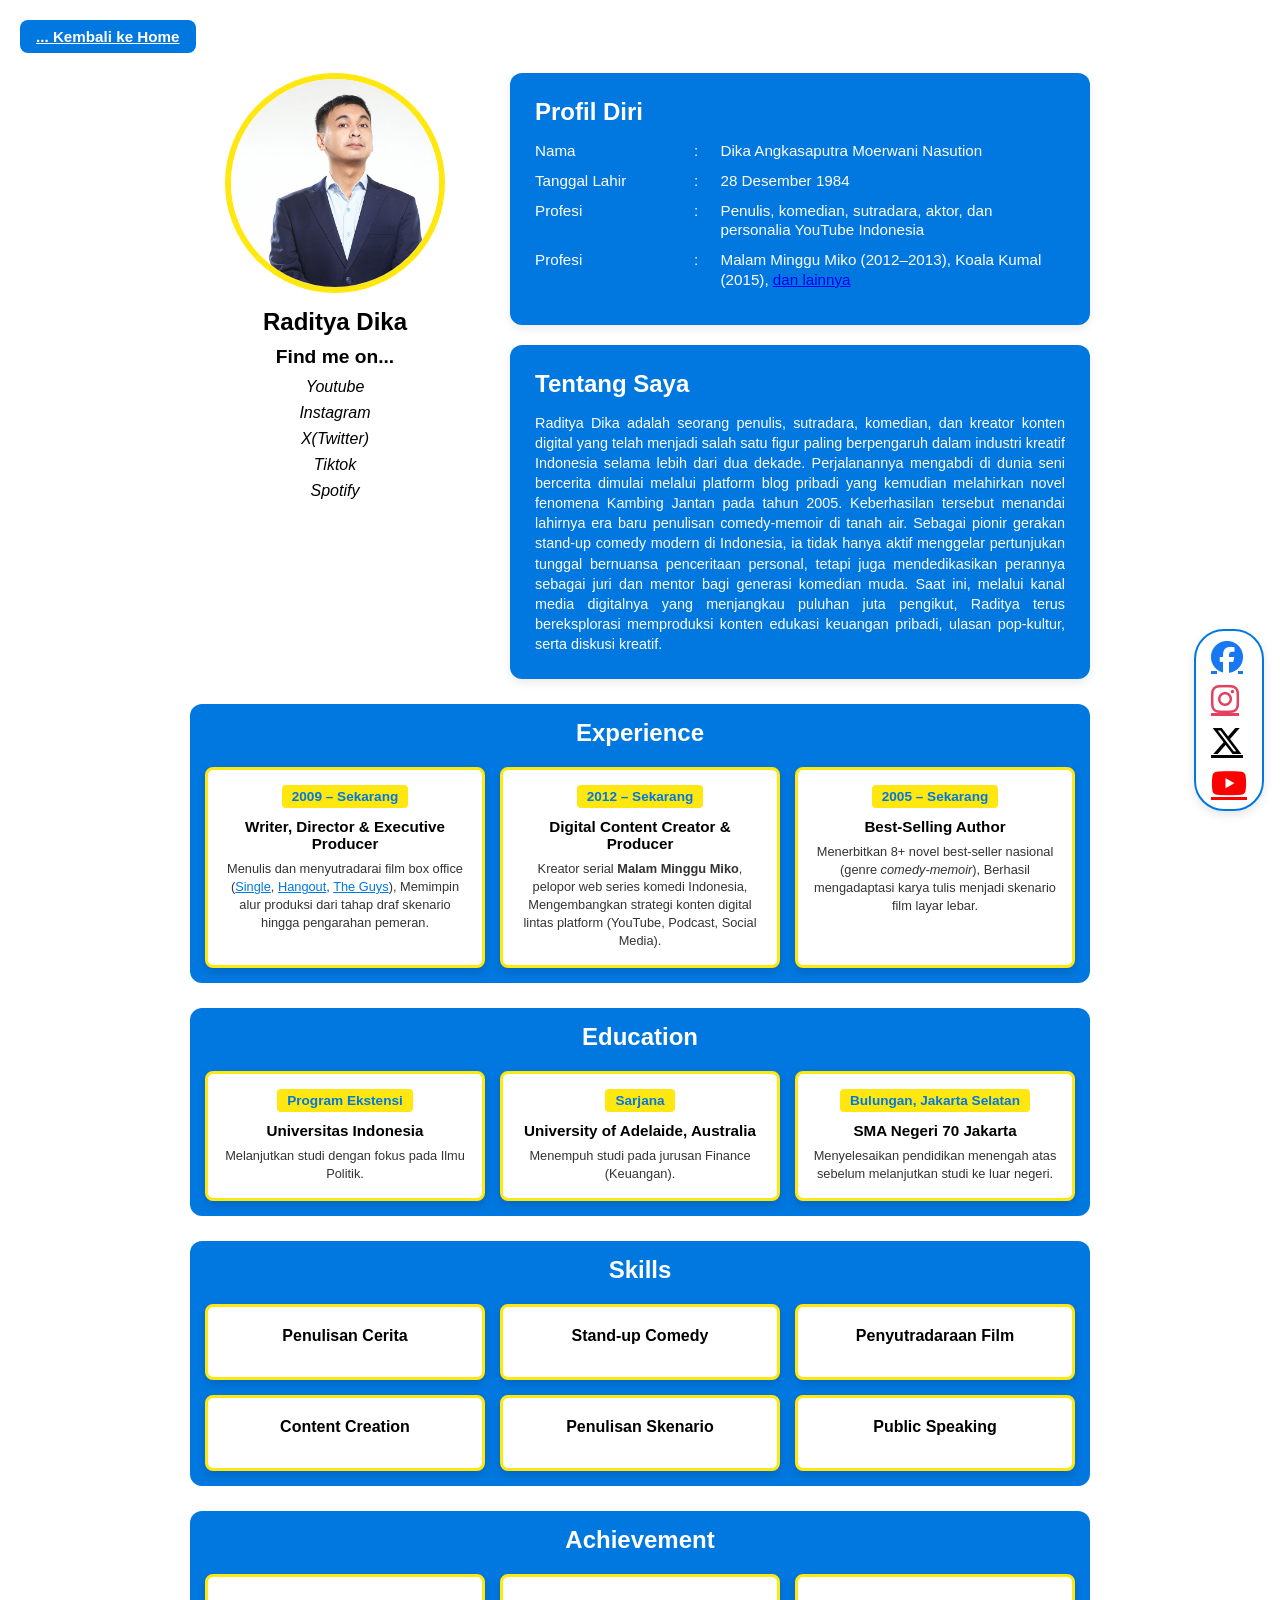
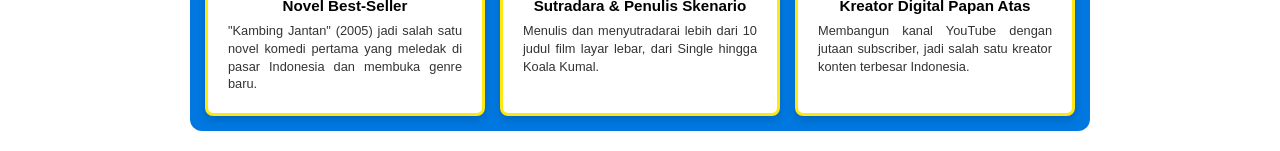
<file: cv.html>
<!DOCTYPE html>
<html lang="en">

<head>
    <meta charset="UTF-8">
    <meta name="viewport" content="width=device-width, initial-scale=1.0">
    <title>CV</title>
    <link rel="stylesheet" href="style.css" />
    <link rel="stylesheet" href="https://cdnjs.cloudflare.com/ajax/libs/font-awesome/6.5.2/css/all.min.css"> 
</head>

<body>
    <div class="nav-back">
        <a href="index.html" class="btn-back"><b>... Kembali ke Home</b> </a> <!-- balik landing page -->
    </div>

<div class="page">

    <div class="leftbar">
        <div class="profpic">
            <img 
                src="resources\raditya_profpic.jpg"
                alt="Raditya Dika"
                width="400"
                height="300"
            />
        </div> 
        <h2>Raditya Dika</h2>
        <h3>Find me on...</h3>

        <div class="links-social">
            <p><a href="https://www.youtube.com/@radityadika">Youtube</a></p>
            <p><a href="https://www.instagram.com/raditya_dika">Instagram</a></p>
            <p><a href="https://x.com/radityadika">X(Twitter)</a></p>
            <p><a href="https://www.tiktok.com/@radityadika28">Tiktok</a></p>
            <p><a href="https://open.spotify.com/show/6EmSBAixLaU1CwSu6gyujz?si=4ee5147032764cd2">Spotify</a></p>
        </div>
    </div>

    <div class="rightbar">
        <div class="box">
            <div id="profil">
            <h2>Profil Diri</h2>
            <table>
                <tr>
                    <td class="label">Nama</td>
                    <td class="titik-dua">:</td>
                    <td>Dika Angkasaputra Moerwani Nasution</td>
                </tr>
                <tr>
                    <td class="label">Tanggal Lahir</td>
                    <td class="titik-dua">:</td>
                    <td>28 Desember 1984</td>
                </tr>
                <tr>
                    <td class="label">Profesi</td>
                    <td class="titik-dua">:</td>
                    <td>Penulis, komedian, sutradara, aktor, dan personalia YouTube Indonesia</td>
                </tr>
                <tr>
                    <td class="label">Profesi</td>
                    <td class="titik-dua">:</td>
                    <td>Malam Minggu Miko (2012–2013), Koala Kumal (2015), <a href="#more">dan lainnya</a></td>
                </tr>
            </table>
            </div>
        </div>

        <div class="box">
            <h2>Tentang Saya</h2>
            <p>
                Raditya Dika adalah seorang penulis, sutradara, komedian, dan kreator konten digital yang telah menjadi salah satu figur paling berpengaruh dalam industri kreatif Indonesia selama lebih dari dua dekade. Perjalanannya mengabdi di dunia seni bercerita dimulai melalui platform blog pribadi yang kemudian melahirkan novel fenomena Kambing Jantan pada tahun 2005. Keberhasilan tersebut menandai lahirnya era baru penulisan comedy-memoir di tanah air. Sebagai pionir gerakan stand-up comedy modern di Indonesia, ia tidak hanya aktif menggelar pertunjukan tunggal bernuansa penceritaan personal, tetapi juga mendedikasikan perannya sebagai juri dan mentor bagi generasi komedian muda. Saat ini, melalui kanal media digitalnya yang menjangkau puluhan juta pengikut, Raditya terus bereksplorasi memproduksi konten edukasi keuangan pribadi, ulasan pop-kultur, serta diskusi kreatif.
            </p>
        </div>
    </div>
</div>

<div class="experience">
<div class="more" id="more">
    <h2>Experience</h2>
    <div class="gallery">
        <div class="exp1">
            <div class="timeline-item">
                <span class="year">2009 – Sekarang</span>
                <h4>Writer, Director & Executive Producer</h4>
                <p>Menulis dan menyutradarai film box office (<a href="https://id.wikipedia.org/wiki/Single_(film)">Single</a>, <a href="https://id.wikipedia.org/wiki/Hangout_(film)">Hangout</a>, <a href="https://id.wikipedia.org/wiki/The_Guys">The Guys</a>), Memimpin alur produksi dari tahap draf skenario hingga pengarahan pemeran.</p>
            </div>
        </div>

        <div class="exp1">
            <div class="timeline-item">
                <span class="year">2012 – Sekarang</span>
                <h4>Digital Content Creator & Producer</h4>
                <p>Kreator serial <b>Malam Minggu Miko</b>, pelopor web series komedi Indonesia, Mengembangkan strategi konten digital lintas platform (YouTube, Podcast, Social Media).</p>
            </div>
        </div>

        <div class="exp1">
            <div class="timeline-item">
                <span class="year">2005 – Sekarang</span>
                <h4>Best-Selling Author</h4>
                <p>Menerbitkan 8+ novel best-seller nasional (genre <i>comedy-memoir</i>), Berhasil mengadaptasi karya tulis menjadi skenario film layar lebar.</p>
            </div>
        </div>
    </div>
</div>
</div>

<div class="experience">
<div class="more" id="education">
    <h2>Education</h2>
    <div class="gallery">
        <div class="exp1">
            <div class="timeline-item">
                <span class="year">Program Ekstensi</span>
                <h4>Universitas Indonesia</h4>
                <p>Melanjutkan studi dengan fokus pada Ilmu Politik.</p>
            </div>
        </div>

        <div class="exp1">
            <div class="timeline-item">
                <span class="year">Sarjana</span>
                <h4>University of Adelaide, Australia</h4>
                <p>Menempuh studi pada jurusan Finance (Keuangan).</p>
            </div>
        </div>

        <div class="exp1">
            <div class="timeline-item">
                <span class="year">Bulungan, Jakarta Selatan</span>
                <h4>SMA Negeri 70 Jakarta</h4>
                <p>Menyelesaikan pendidikan menengah atas sebelum melanjutkan studi ke luar negeri.</p>
            </div>
        </div>
    </div>
</div>
</div>

<div class="experience">
<div class="more" id="skills">
    <h2>Skills</h2>
    <div class="gallery skills-grid">
        <div class="box skill-card">
            <h4>Penulisan Cerita</h4>
            <div class="skill-bar"><span style="width: 95%;"></span></div>
        </div>

        <div class="box skill-card">
            <h4>Stand-up Comedy</h4>
            <div class="skill-bar"><span style="width: 90%;"></span></div>
        </div>

        <div class="box skill-card">
            <h4>Penyutradaraan Film</h4>
            <div class="skill-bar"><span style="width: 85%;"></span></div>
        </div>

        <div class="box skill-card">
            <h4>Content Creation</h4>
            <div class="skill-bar"><span style="width: 92%;"></span></div>
        </div>

        <div class="box skill-card">
            <h4>Penulisan Skenario</h4>
            <div class="skill-bar"><span style="width: 88%;"></span></div>
        </div>

        <div class="box skill-card">
            <h4>Public Speaking</h4>
            <div class="skill-bar"><span style="width: 93%;"></span></div>
        </div>
    </div>
</div>
</div>

<div class="experience">
<div class="more" id="achievement">
    <h2>Achievement</h2>
    <div class="gallery achieve-grid">
        <div class="box achieve-card">
            <h4>Novel Best-Seller</h4>
            <p>"Kambing Jantan" (2005) jadi salah satu novel komedi pertama yang meledak di pasar Indonesia dan membuka genre baru.</p>
        </div>

        <div class="box achieve-card">
            <h4>Sutradara & Penulis Skenario</h4>
            <p>Menulis dan menyutradarai lebih dari 10 judul film layar lebar, dari Single hingga Koala Kumal.</p>
        </div>

        <div class="box achieve-card">
            <h4>Kreator Digital Papan Atas</h4>
            <p>Membangun kanal YouTube dengan jutaan subscriber, jadi salah satu kreator konten terbesar Indonesia.</p>
        </div>
    </div>
</div>
</div>

<div class="social-media-box">
    <div class="social-media">    
        <a href="https://www.facebook.com/radityadikapages/" class="fa-brands fa-facebook"></a>
        <a href="https://www.instagram.com/raditya_dika/" class="fa-brands fa-instagram"></a>
        <a href="https://x.com/radtyadikaa" class="fa-brands fa-x-twitter"></a>
        <a href="https://www.youtube.com/@radityadika" class="fa-brands fa-youtube"></a>
    </div>
</div>

</body>

</html>
</file>
<file: style.css>
* {
  box-sizing: border-box;
  margin: 0;
  padding: 0;
  font-family: Arial, Helvetica, sans-serif;
}

.nav-back {
  margin-bottom: 20px;
}

body {
  background-color: #ffffff; 
  color: #000000;          
  padding: 20px;
}

/* LANDING-PAGE */
.landing-page {
  max-width: 900px;
  margin: 0 auto;
  padding: 0 20px;
}

.nav-wrapper {
  padding: 20px;
  margin-bottom: 10px;
  background-color: #0078e0;
  border-radius: 20px;
  box-shadow: 0 4px 10px rgba(0, 0, 0, 0.1);
  position: sticky;
  top: 10px;
  z-index: 999;
}

nav {
  display: flex;
  align-items: center;
  justify-content: center;
}

.nav-links {
  display: flex;
  font-size: 15px;
  color: rgb(250, 250, 250);
  gap: 75px;
  transition: 0.5s ease;
}

.nav-links a {
  color: #ffffff;
}

nav a:hover {
  color: #ffe70f;
}

.home-container {
  display: flex;
  align-items: center;
  gap: 30px;
}

#image img {
  width: 250px;
  height: 250px;
  border-radius: 50%;
}

#image img:hover {
  transform: scale(1.1);
  transition: transform 0.5s ease;
}

.landing-page-box {
  background-color: #0078e0;
  color: #ffffff;          
  padding: 5px;
  border-radius: 40px;
  transition: 0.3s ease;
  margin: 10px;
}

.landing-page-box:hover {
  transform: translateY(-5px);
}

.profile-text {
  flex: 1;
  font-size: 15px;
  padding: 50px 50px;
  color: #ffffff;
}

.profile-text h1 {
  margin-bottom: 10px;
}

.profile-text h2 {
  margin-bottom: 10px;
}

.profile-text p {
  margin-bottom: 15px;
  line-height: 1.6;
}

.stats-box {
  display: flex;
  padding: 20px;
  justify-content: center;
  gap: 30px;
  margin: 30px 0;
  flex-wrap: wrap;
}

.stats-item {
  background-color: #ffffff;
  border: 3px solid #ffe70f;
  padding: 20px 30px;
  border-radius: 12px;
  text-align: center;
  box-shadow: 0 4px 10px rgba(0, 0, 0, 0.1);
  min-width: 150px;
  transition: 0.3s ease;
}

.stats-item:hover {
  border: 1px solid #777;
  background-color: #ffe70f;
  box-shadow: 0 8px 20px rgba(19, 26, 166, 0.2); 
  transform: translateY(-5px);
}

.stats-item h3 {
  font-size: 28px;
  margin-bottom: 5px;
}

.stats-item p {
  font-size: 14px;
}

/* PHOTO GALLERY */
.photo-gallery {
  display: flex;
  flex-direction: row;
  flex-wrap: wrap;
  justify-content: center;
  margin-top: 20px;
}

.photo-gallery h2 {
  flex-basis: 100%;
  text-align: center;
  font-size: 28px;
  margin-bottom: 20px;
}

.photo-item {
  margin: 5px;
  border: 1px solid #ccc;
  width: 150px;
  align-items: center;
  box-shadow: 0 4px 10px rgba(0, 0, 0, 0.1);
  transition: 0.3s ease;  
}

.photo-item:hover {
  border: 1px solid #777;
  box-shadow: 0 8px 20px rgba(0, 0, 0, 0.2); 
  transform: translateY(-5px);
}

.photo-item img {
  width: 100%;
  height: 220px;
  object-fit: cover;
  display: block;
}

.photo-item .desc {
  padding: 15px;
  text-align: center;
}

.podcast-section {
  margin-top: 30px; 
  padding: 25px;    
}

.podcast-grid {
  display: flex;
  gap: 20px;
  margin-top: 20px;
  justify-content: center;
}

.podcast-card {
  flex: 1;
  background-color: #ffffff;
  border-radius: 8px;
  border: 3px solid #ffe70f;
  overflow: hidden;
  display: flex;
  flex-direction: column;
  box-shadow: 0 4px 8px rgba(0, 0, 0, 0.15);
  transition: transform 0.2s ease, box-shadow 0.2s ease;
}

.podcast-info {
  padding: 12px;
  text-align: center;
}

.podcast-info h4 {
  color: #0078e0;
  font-size: 0.95rem;
  font-weight: bold;
  margin-bottom: 6px;
}

.social-media-box {
  position: fixed;
  top: 80%;
  right: 16px;
  z-index: 999;
  border: 2px solid #0078e0;
  padding: 10px;
  justify-content: center;
  box-shadow: 0 4px 10px rgba(0, 0, 0, 0.1);
  border-radius: 30px;
  transform: translateY(-50%);
}

.social-media {
  display: flex;
  flex-direction: column;
  gap: 10px;
}

.social-media a {
  font-size: 32px;
  margin: 0 5px;
}

.fa-facebook {
  color: #1877F2;
}

.fa-instagram {
  color: #E4405F;
}

.fa-x-twitter {
  color: #000000;
}

.fa-youtube {
  color: #FF0000;
}

.fa-tiktok {
  color: #000000;
}

.contact {
  padding-top: 20px;
  margin: 20px;
  gap: 12px;
  display: flex;
  flex-direction: column;
}

form {
  border-radius: 5px;
  background-color: #f2f2f2;
  padding: 20px;
}

label {
  display: block;
}

input,
textarea {
  width: 100%;
  padding: 12px;
  margin: 8px 0;
  display: inline-block;
  border: 1px solid #ccc;
  border-radius: 4px;
  box-sizing: border-box;
}

input[type=submit] {
  width: 100%;
  background-color:#0078e0;
  color: white;
  padding: 14px;
  margin: 8px 0;
  border: none;
  border-radius: 4px;
  cursor: pointer;
  transition: 0.3s ease;  
}

input[type=submit]:hover {
  background-color: #0078e0;

}

/* CREATIVE CV */

.page {
  display: flex;
  flex-direction: row;
  max-width: 900px;
  margin: 0 auto;
  gap: 30px;
}

.btn-back {
  display: inline-block;
  padding: 8px 16px;
  background-color: #0078e0; 
  color: #ffffff;        
  border-radius: 8px;
  font-size: 0.95rem;
  transition: background-color 0.2s ease, transform 0.1s ease;
}

.btn-back:hover {
  background-color: #005bb5;
  transform: translateY(-1px);
}

.leftbar {
  flex: 1;
  text-align: center;
}

.profpic {
  width: 100%;
  max-width: 220px;
  aspect-ratio: 1 / 1;
  margin: 0 auto 15px auto;
  border-radius: 50%;
  border: 6px solid #ffe70f; 
  overflow: hidden;
  background-color: #ffffff;
}

.profpic img {
  width: 100%;
  height: 100%;
  object-fit: cover;
  object-position: center;
}

.leftbar h2 {
  font-size: 1.5rem;
  font-weight: bold;
  margin-bottom: 10px;
  color: #000000;
}

.leftbar h3 {
  font-size: 1.2rem;
  font-weight: bold;
  margin-bottom: 10px;
  color: #000000;
}

.links-social p {
  font-size: 1rem;
  margin-bottom: 8px;
}

.links-social a {
  color: #000000;
  text-decoration: none;
  font-style: italic;
  transition: color 0.2s ease;
}

.links-social a:hover {
  color: #ffe70f;
  text-decoration: underline;
}

.rightbar {
  flex: 2;
  display: flex;
  flex-direction: column;
  gap: 20px;
}

.box {
  background-color: #0078e0; 
  color: #ffffff;          
  padding: 25px;
  border-radius: 12px;
  box-shadow: 0 4px 10px rgba(0, 0, 0, 0.08);
}

.box h2 {
  font-size: 1.5rem;
  font-weight: bold;
  margin-bottom: 15px;
  color: #ffffff;
}

.box table {
  width: 100%;
  border-collapse: collapse;
}

.box td {
  vertical-align: top;
  padding-bottom: 10px;
  font-size: 0.95rem;
  line-height: 1.3;
  color: #ffffff;
}

.box td.label {
  width: 30%;
}

.box td.titik-dua {
  width: 5%;
}

.box p {
  font-size: 0.9rem;
  line-height: 1.4;
  text-align: justify;
  color: #ffffff;
}

.experience {
  max-width: 900px;
  margin: 25px auto 0 auto; 
  background-color: #0078e0;
  padding: 15px;
  border-radius: 12px;
}

.experience h2 {
  text-align: center;
  font-size: 1.5rem;
  font-weight: bold;
  margin-bottom: 20px;
  color: #ffffff;
}

.gallery {
  display: flex;
  justify-content: center;
  align-items: stretch; 
  gap: 15px;           
}

.exp1 {
  flex: 1;                    
  background-color: #ffffff;  
  color: #000000;             
  border-radius: 8px;
  border: 3px solid #ffe70f;   
  overflow: hidden;
  box-shadow: 0 4px 8px rgba(0, 0, 0, 0.15);
  transition: transform 0.2s ease;
}

.exp1:hover {
  transform: translateY(-5px); 
}


.timeline-item {
  padding: 15px;
  display: flex;
  flex-direction: column;
  align-items: center;
  text-align: center;
  height: 100%;
}

.timeline-item .year {
  font-size: 0.85rem;
  font-weight: bold;
  color: #0078e0;
  background-color: #ffe70f;
  padding: 4px 10px;
  border-radius: 4px;
  margin-bottom: 10px;
  display: inline-block;
}

.timeline-item h4 {
  font-size: 0.95rem;
  font-weight: bold;
  color: #000000;
  margin-bottom: 8px;
}

.timeline-item p {
  font-size: 0.8rem;
  color: #333333;
  line-height: 1.4;
  font-weight: normal;
}

.timeline-item p a {
  color: #0078e0;
  text-decoration: underline;
}

/* bagian ngatur responsive */
@media (max-width: 1100px) {
  .social-media-box {
    position: static;
    margin: 20px auto;
    transform: none;
    width: fit-content;
  }

  .social-media {
    flex-direction: row;
  }
}

@media (max-width: 768px) {
  .gallery {
    flex-direction: column;
    gap: 15px;
  }
  .experience {
    margin: 20px 10px 0 10px;
    padding: 15px;
  }
  .exp1-item {
    width: 100%;
  }
  .nav-links {
    font-size: 15px;
    gap: 25px;
  }
  .photo-item {
    width: calc(50% - 20px);
  }
  .podcast-grid {
      flex-direction: column;
      gap: 15px;
    }
}

@media (max-width: 480px) {
  .nav-links {
    font-size: 11px;
    gap: 12px;
  }
}

.gallery.skills-grid,
.gallery.achieve-grid {
  display: grid;
  grid-template-columns: repeat(3, 1fr);
  gap: 15px;
}

.skill-card,
.achieve-card {
  background-color: #ffffff;
  border-radius: 8px;
  border: 3px solid #ffe70f;
  box-shadow: 0 4px 8px rgba(0, 0, 0, 0.15);
  padding: 20px;
  text-align: center;
  transition: transform 0.2s ease;
}

.skill-card:hover,
.achieve-card:hover {
  transform: translateY(-5px);
}

.skill-card {
  display: flex;
  flex-direction: column;
  align-items: center;
  gap: 12px;
}

.skill-icon {
  font-size: 1.8rem;
  width: 55px;
  height: 55px;
  background-color: #ffe70f;
  color: #0078e0;
  border-radius: 50%;
  display: flex;
  align-items: center;
  justify-content: center;
  transition: transform 0.2s ease;
}

.skill-card:hover .skill-icon {
  transform: scale(1.1);
}

.skill-card h4 {
  font-size: 1rem;
  color: #000000;
}

.achieve-card h4 {
  font-size: 0.95rem;
  font-weight: bold;
  color: #000000;
  margin-bottom: 8px;
}

.achieve-card p {
  font-size: 0.8rem;
  color: #333333;
  line-height: 1.4;
}

@media (max-width: 992px) {
  .gallery.skills-grid,
  .gallery.achieve-grid {
    grid-template-columns: repeat(2, 1fr);
  }
}

@media (max-width: 768px) {
  .gallery.skills-grid,
  .gallery.achieve-grid {
    grid-template-columns: 1fr;
  }
}
</file>
